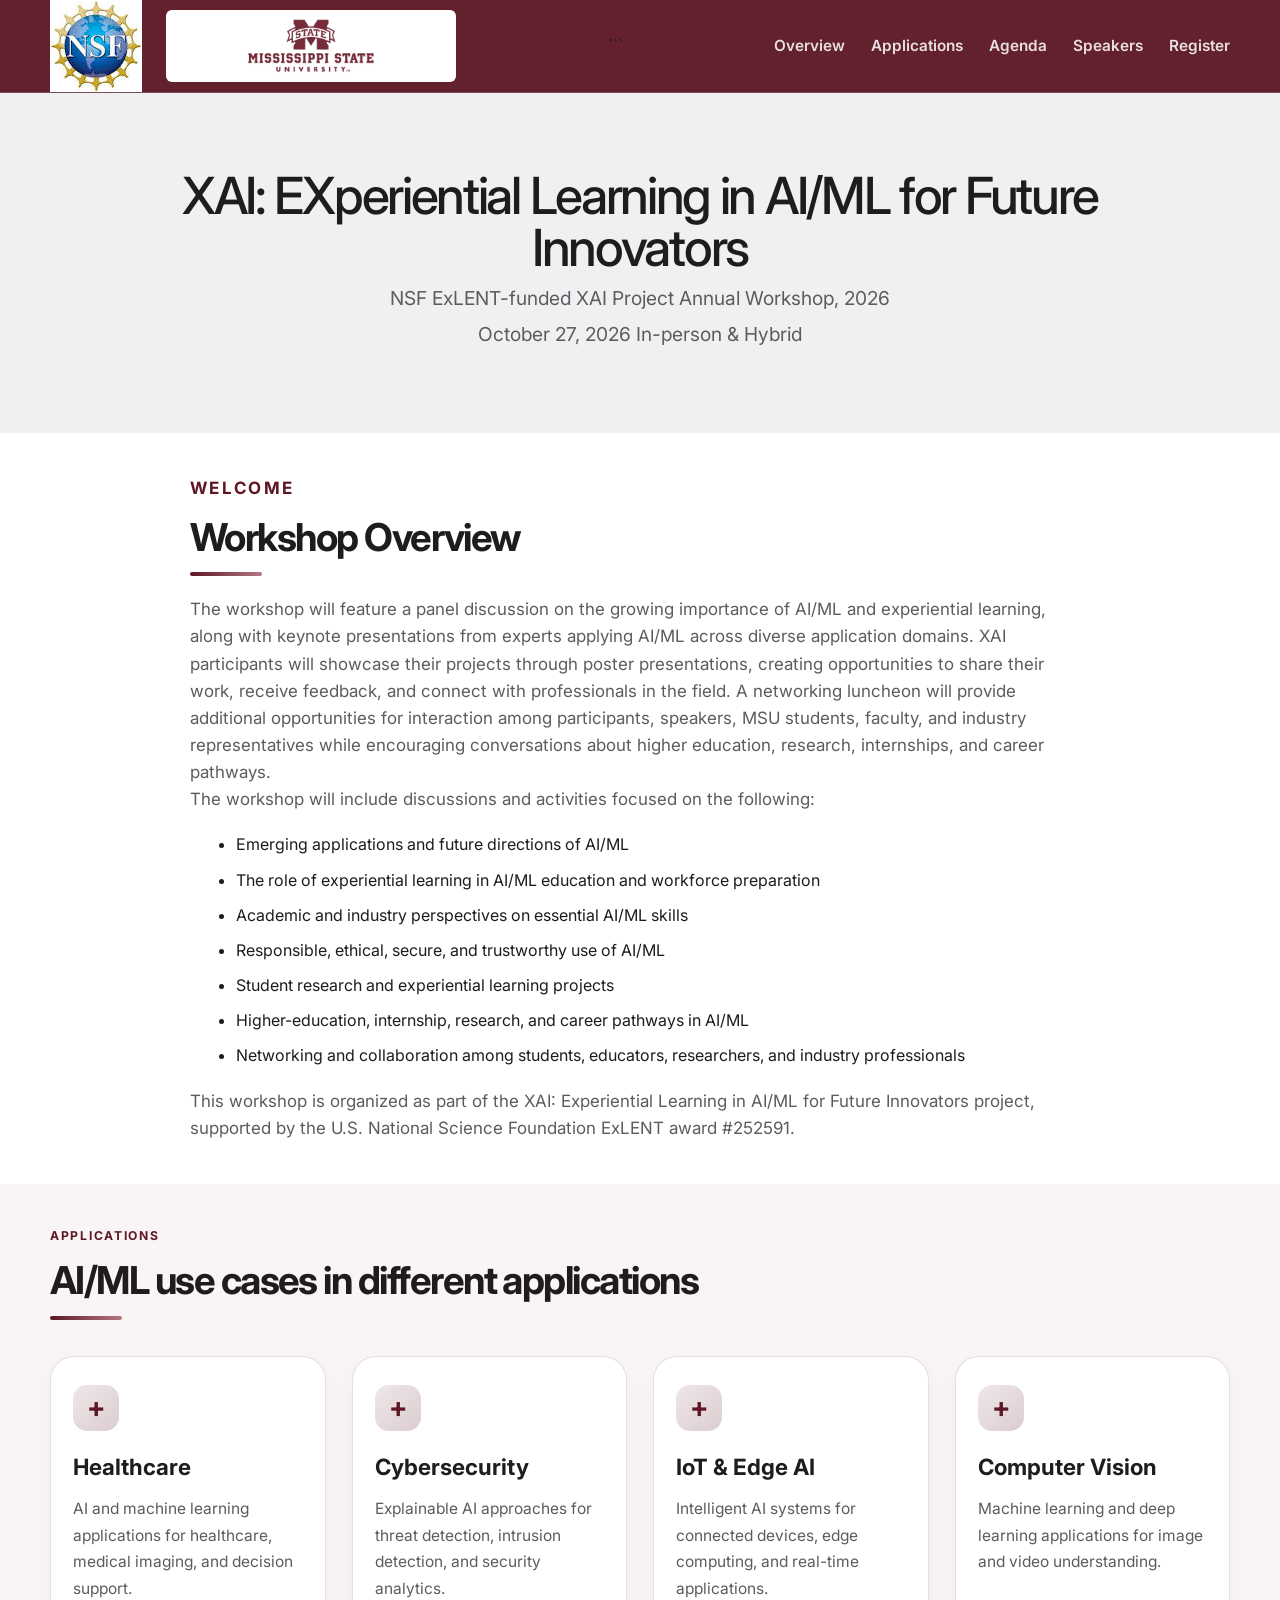
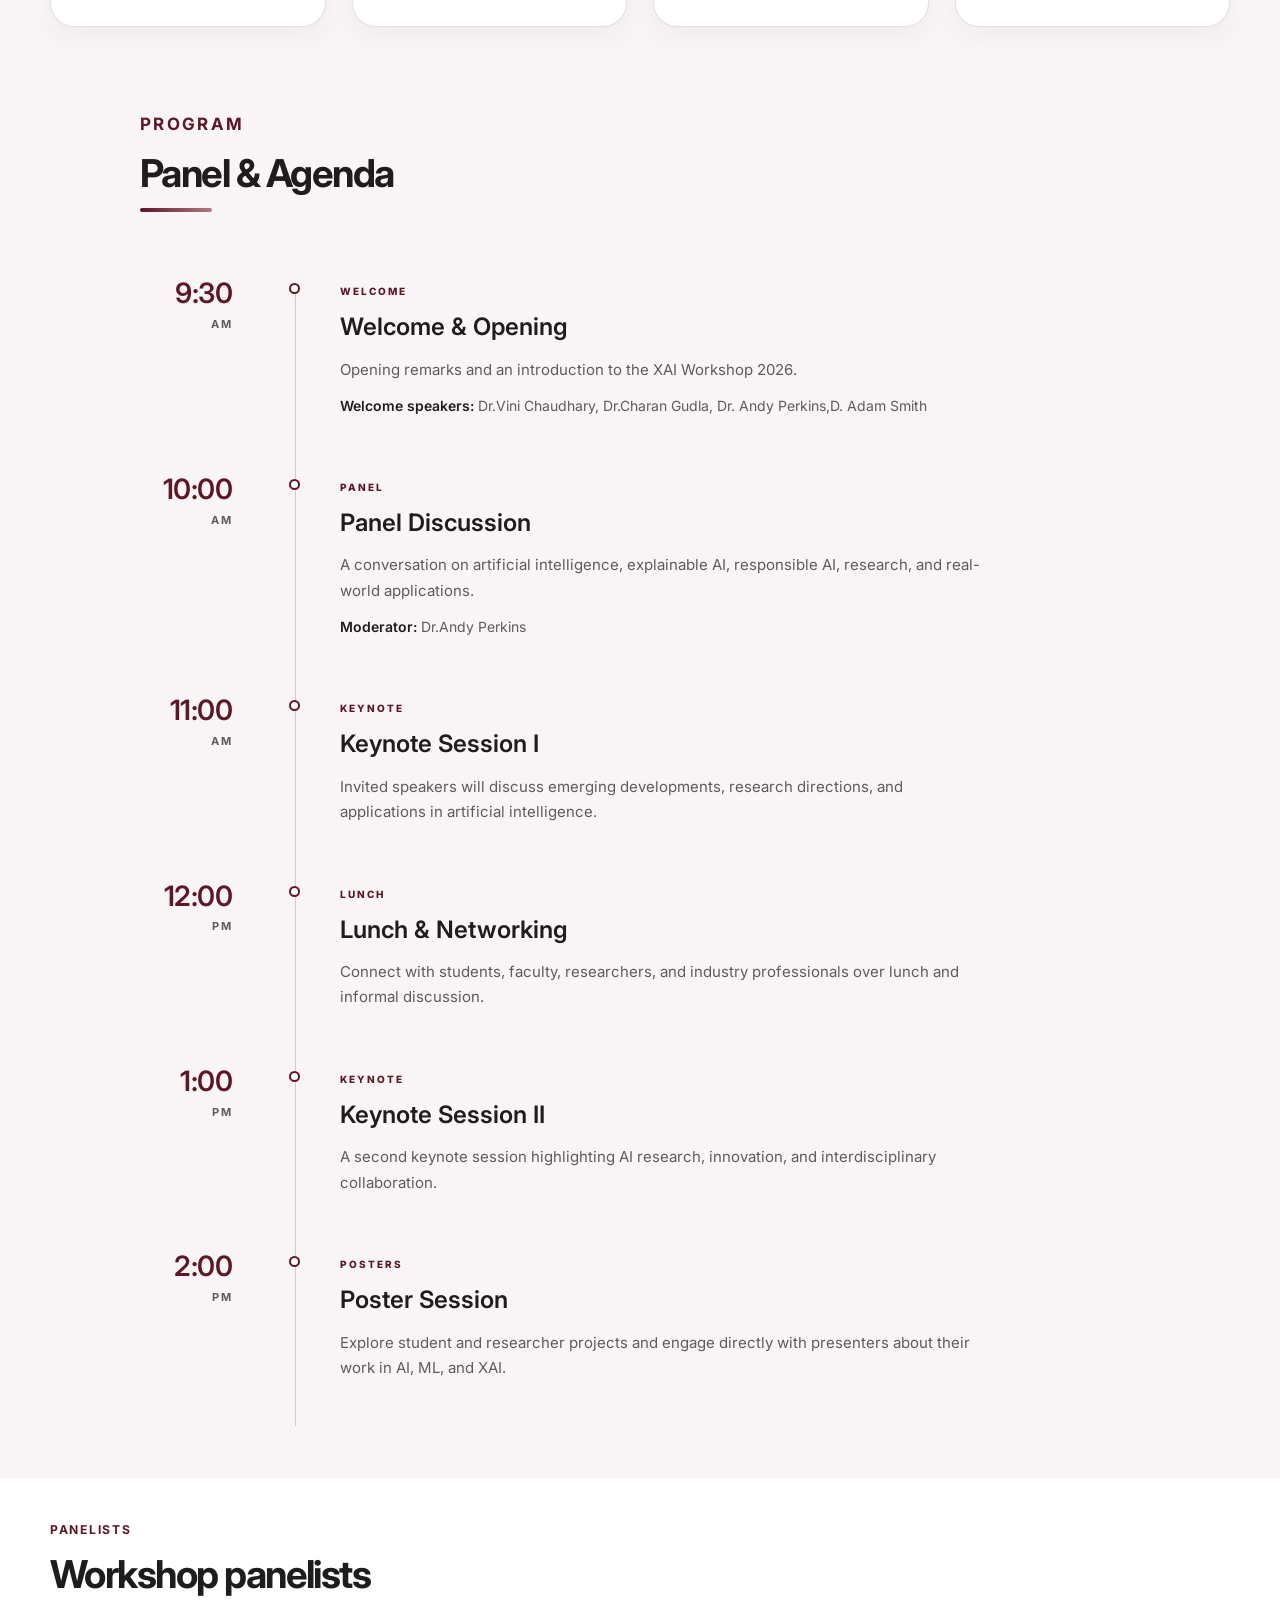
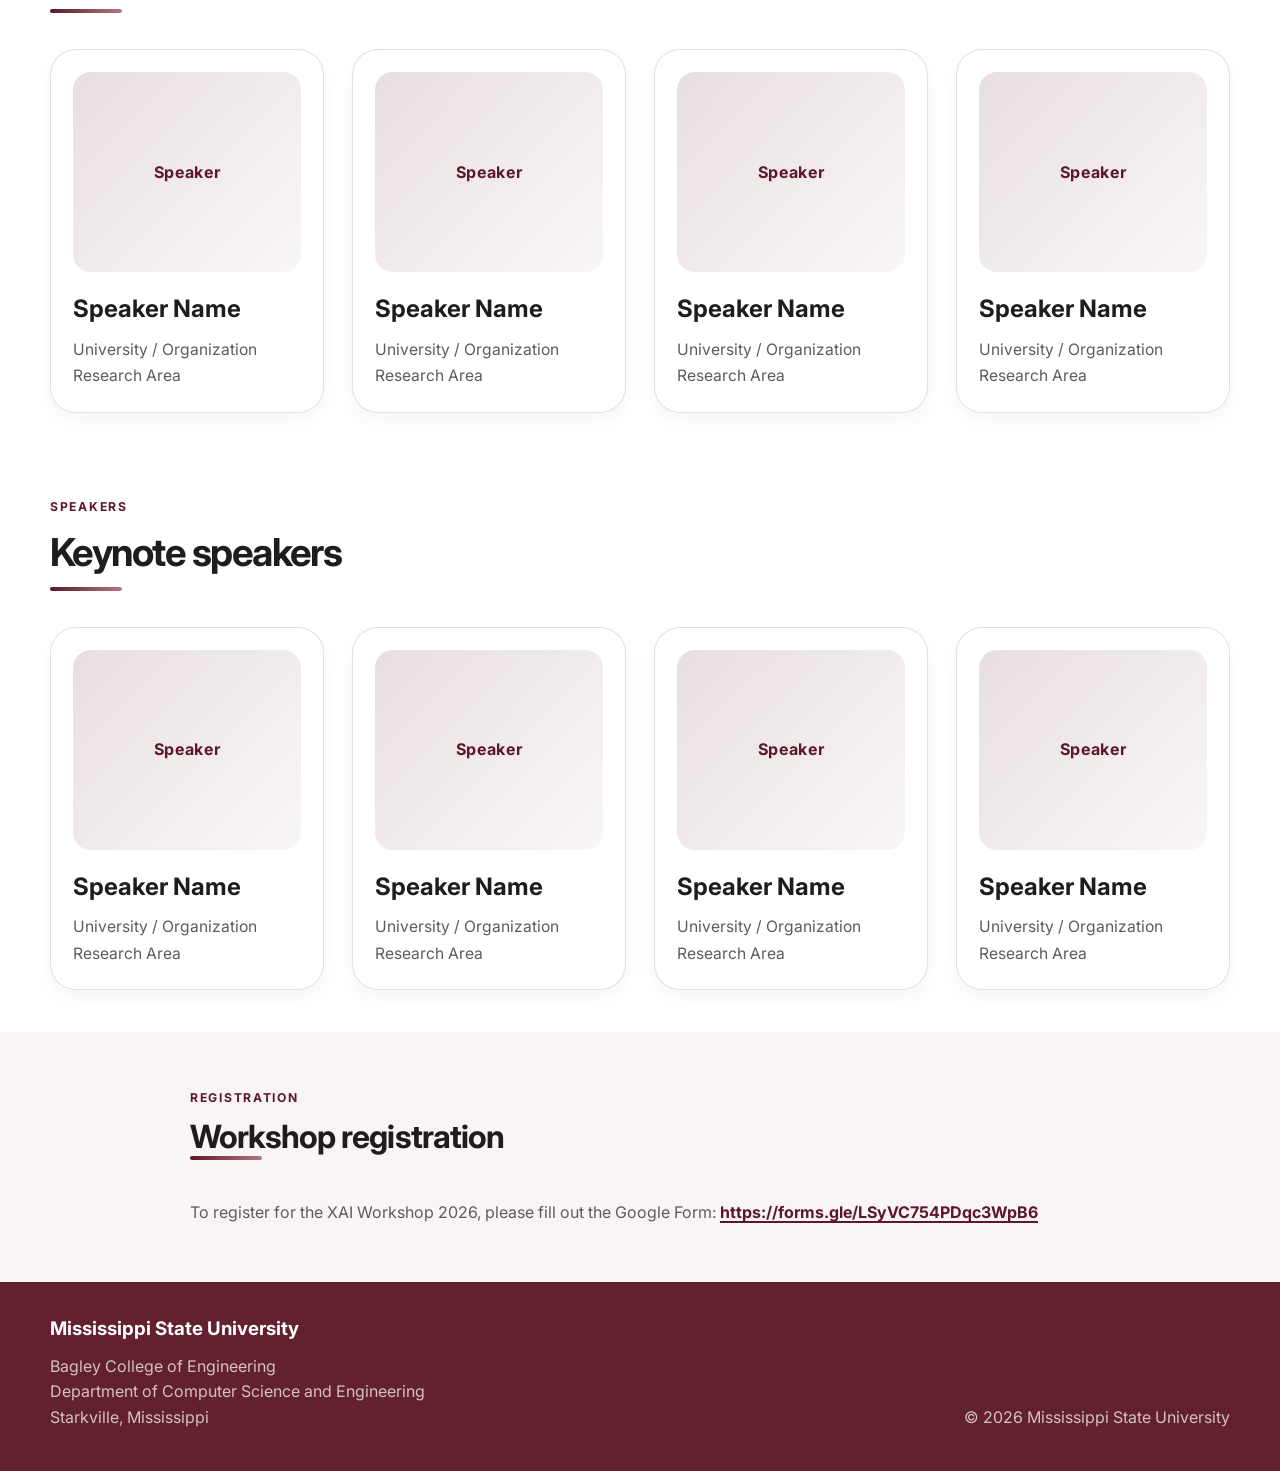
<file: frontend/index.html>
﻿<!DOCTYPE html>
<html lang="en">

<head>
    <meta charset="UTF-8">
    <meta name="viewport" content="width=device-width, initial-scale=1.0">

    <meta name="description"
        content="XAI Workshop 2026 at Mississippi State University focusing on explainable AI, machine learning applications, and STEM innovation.">

    <title>XAI Workshop 2026 | Mississippi State University</title>

    <link rel="preconnect" href="https://fonts.googleapis.com">
    <link rel="preconnect" href="https://fonts.gstatic.com" crossorigin>

    <link href="https://fonts.googleapis.com/css2?family=Inter:wght@400;500;600;700;800&display=swap" rel="stylesheet">

    <link rel="stylesheet" href="style.css">
</head>


<body>

    <!-- =========================
         HEADER
    ========================== -->

    <header class="topbar">
        <div class="topbar-inner container">


            <div class="brand-lockup">

                <!-- NSF Logo -->
                <img src="./assets/NSF3.jpg" alt="National Science Foundation logo" class="nsf-logo">

                <!-- Mississippi State University Logo -->
                <img src="./assets/msu-logo.jpg" alt="Mississippi State University logo" class="msu-logo">

            </div>
            ```


            <nav class="main-nav" aria-label="Main navigation">
                <a href="#overview">Overview</a>
                <a href="#applications">Applications</a>
                <a href="#agenda">Agenda</a>
                <a href="#speakers">Speakers</a>
                <a href="#registration">Register</a>
            </nav>

        </div>
    </header>


    <main>

        <!-- =========================
             HERO
        ========================== -->

        <section class="xai-hero">

            <div class="xai-hero-grid">

                <div class="xai-hero-copy">

                    <h1>
                        XAI: EXperiential Learning in AI/ML for Future Innovators
                    </h1>

                    <p class="xai-hero-description">
                        NSF ExLENT-funded XAI Project Annual Workshop, 2026
                    </p>


                    <p class="xai-hero-description">
                        October 27, 2026 In-person & Hybrid
                    </p>

                </div>

            </div>

        </section>


        <!-- =========================
             OVERVIEW
        ========================== -->

        <section class="section intro" id="overview">

            <div class="container narrow">

                <p class="section-kicker">
                    Welcome
                </p>

                <h2>
                    Workshop Overview
                </h2>

                <div class="section-line"></div>

                <p>
                    The workshop will feature a panel discussion on the growing importance of AI/ML and experiential
                    learning, along with keynote presentations from experts applying AI/ML across diverse application
                    domains. XAI participants will showcase their projects through poster presentations, creating
                    opportunities to share their work, receive feedback, and connect with professionals in the field. A
                    networking luncheon will provide additional opportunities for interaction among participants,
                    speakers, MSU students, faculty, and industry representatives while encouraging conversations about
                    higher education, research, internships, and career pathways.
                </p>

                <p>
                    The workshop will include discussions and activities focused on the following:
                </p>

                <ul>
                    <li>Emerging applications and future directions of AI/ML</li>
                    <li>The role of experiential learning in AI/ML education and workforce preparation</li>
                    <li>Academic and industry perspectives on essential AI/ML skills</li>
                    <li>Responsible, ethical, secure, and trustworthy use of AI/ML</li>
                    <li>Student research and experiential learning projects</li>
                    <li>Higher-education, internship, research, and career pathways in AI/ML</li>
                    <li>Networking and collaboration among students, educators, researchers, and industry professionals
                    </li>
                </ul>

                <p>
                    This workshop is organized as part of the XAI: Experiential Learning in AI/ML for Future Innovators
                    project, supported by the U.S. National Science Foundation ExLENT award #252591.
                </p>
            </div>
        </section>


        <!-- =========================
             APPLICATIONS
        ========================== -->

        <section class="section applications" id="applications">

            <div class="container">

                <p class="section-kicker">
                    Applications
                </p>

                <h2>
                    AI/ML use cases in different applications
                </h2>

                <div class="section-line"></div>


                <div class="cards-grid">

                    <article class="feature-card">

                        <div class="card-icon">
                            +
                        </div>

                        <h3>
                            Healthcare
                        </h3>

                        <p>
                            AI and machine learning applications for healthcare,
                            medical imaging, and decision support.
                        </p>

                    </article>


                    <article class="feature-card">

                        <div class="card-icon">
                            +
                        </div>

                        <h3>
                            Cybersecurity
                        </h3>

                        <p>
                            Explainable AI approaches for threat detection,
                            intrusion detection, and security analytics.
                        </p>

                    </article>


                    <article class="feature-card">

                        <div class="card-icon">
                            +
                        </div>

                        <h3>
                            IoT &amp; Edge AI
                        </h3>

                        <p>
                            Intelligent AI systems for connected devices,
                            edge computing, and real-time applications.
                        </p>

                    </article>


                    <article class="feature-card">

                        <div class="card-icon">
                            +
                        </div>

                        <h3>
                            Computer Vision
                        </h3>

                        <p>
                            Machine learning and deep learning applications
                            for image and video understanding.
                        </p>

                    </article>

                </div>

            </div>

        </section>


        <!-- =========================
             AGENDA
        ========================== -->

        <section class="section panel-section" id="agenda">

            <div class="container agenda-container">

                <p class="section-kicker">
                    Program
                </p>

                <h2>
                    Panel &amp; Agenda
                </h2>

                <div class="section-line"></div>


                <div class="agenda-list">


                    <!-- 9:00 AM -->

                    <article class="agenda-row">

                        <div class="agenda-time">

                            <strong>
                                9:30
                            </strong>

                            <span>
                                AM
                            </span>

                        </div>


                        <div class="agenda-marker"></div>


                        <div class="agenda-details">

                            <span class="agenda-type">
                                WELCOME
                            </span>

                            <h3>
                                Welcome &amp; Opening
                            </h3>

                            <p>
                                Opening remarks and an introduction to the
                                XAI Workshop 2026.
                            </p>

                            <p class="agenda-people">

                                <strong>
                                    Welcome speakers:
                                </strong>

                                Dr.Vini Chaudhary, Dr.Charan Gudla,
                                Dr. Andy Perkins,D. Adam Smith

                            </p>

                        </div>

                    </article>


                    <!-- 9:30 AM -->

                    <article class="agenda-row">

                        <div class="agenda-time">

                            <strong>
                                10:00

                            </strong>

                            <span>
                                AM
                            </span>

                        </div>


                        <div class="agenda-marker"></div>


                        <div class="agenda-details">

                            <span class="agenda-type">
                                PANEL
                            </span>

                            <h3>
                                Panel Discussion
                            </h3>

                            <p>
                                A conversation on artificial intelligence,
                                explainable AI, responsible AI, research,
                                and real-world applications.
                            </p>

                            <p class="agenda-people">

                                <strong>
                                    Moderator:
                                </strong>

                                Dr.Andy Perkins

                            </p>

                        </div>

                    </article>


                    <!-- 11:00 AM -->

                    <article class="agenda-row">

                        <div class="agenda-time">

                            <strong>
                                11:00
                            </strong>

                            <span>
                                AM
                            </span>

                        </div>


                        <div class="agenda-marker"></div>


                        <div class="agenda-details">

                            <span class="agenda-type">
                                KEYNOTE
                            </span>

                            <h3>
                                Keynote Session I
                            </h3>

                            <p>
                                Invited speakers will discuss emerging
                                developments, research directions, and
                                applications in artificial intelligence.
                            </p>

                        </div>

                    </article>


                    <!-- 12:00 PM -->

                    <article class="agenda-row">

                        <div class="agenda-time">

                            <strong>
                                12:00
                            </strong>

                            <span>
                                PM
                            </span>

                        </div>


                        <div class="agenda-marker"></div>


                        <div class="agenda-details">

                            <span class="agenda-type">
                                LUNCH
                            </span>

                            <h3>
                                Lunch &amp; Networking
                            </h3>

                            <p>
                                Connect with students, faculty, researchers,
                                and industry professionals over lunch and
                                informal discussion.
                            </p>

                        </div>

                    </article>


                    <!-- 1:00 PM -->

                    <article class="agenda-row">

                        <div class="agenda-time">

                            <strong>
                                1:00
                            </strong>

                            <span>
                                PM
                            </span>

                        </div>


                        <div class="agenda-marker"></div>


                        <div class="agenda-details">

                            <span class="agenda-type">
                                KEYNOTE
                            </span>

                            <h3>
                                Keynote Session II
                            </h3>

                            <p>
                                A second keynote session highlighting AI
                                research, innovation, and interdisciplinary
                                collaboration.
                            </p>

                        </div>

                    </article>


                    <!-- 2:00 PM -->

                    <article class="agenda-row">

                        <div class="agenda-time">

                            <strong>
                                2:00
                            </strong>

                            <span>
                                PM
                            </span>

                        </div>


                        <div class="agenda-marker"></div>


                        <div class="agenda-details">

                            <span class="agenda-type">
                                POSTERS
                            </span>

                            <h3>
                                Poster Session
                            </h3>

                            <p>
                                Explore student and researcher projects and
                                engage directly with presenters about their
                                work in AI, ML, and XAI.
                            </p>

                        </div>

                    </article>


                </div>

            </div>

        </section>


        <!-- =========================
             PANELISTS
        ========================== -->

        <section class="section panelists" id="panelists">

            <div class="container">

                <p class="section-kicker">
                    Panelists
                </p>

                <h2>
                    Workshop panelists
                </h2>

                <div class="section-line"></div>

                <div class="speaker-grid">

                    <article class="speaker-card">

                        <div class="speaker-image">
                            Speaker
                        </div>

                        <h3>
                            Speaker Name
                        </h3>

                        <p>
                            University / Organization
                        </p>

                        <p>
                            Research Area
                        </p>

                    </article>

                    <article class="speaker-card">

                        <div class="speaker-image">
                            Speaker
                        </div>

                        <h3>
                            Speaker Name
                        </h3>

                        <p>
                            University / Organization
                        </p>

                        <p>
                            Research Area
                        </p>

                    </article>

                    <article class="speaker-card">

                        <div class="speaker-image">
                            Speaker
                        </div>

                        <h3>
                            Speaker Name
                        </h3>

                        <p>
                            University / Organization
                        </p>

                        <p>
                            Research Area
                        </p>

                    </article>

                    <article class="speaker-card">

                        <div class="speaker-image">
                            Speaker
                        </div>

                        <h3>
                            Speaker Name
                        </h3>

                        <p>
                            University / Organization
                        </p>

                        <p>
                            Research Area
                        </p>

                    </article>

                </div>

            </div>

        </section>


        <!-- =========================
             SPEAKERS
        ========================== -->

        <section class="section speakers" id="speakers">

            <div class="container">

                <p class="section-kicker">
                    Speakers
                </p>

                <h2>
                    Keynote speakers
                </h2>

                <div class="section-line"></div>


                <div class="speaker-grid">


                    <article class="speaker-card">

                        <div class="speaker-image">
                            Speaker
                        </div>

                        <h3>
                            Speaker Name
                        </h3>

                        <p>
                            University / Organization
                        </p>

                        <p>
                            Research Area
                        </p>

                    </article>


                    <article class="speaker-card">

                        <div class="speaker-image">
                            Speaker
                        </div>

                        <h3>
                            Speaker Name
                        </h3>

                        <p>
                            University / Organization
                        </p>

                        <p>
                            Research Area
                        </p>

                    </article>


                    <article class="speaker-card">

                        <div class="speaker-image">
                            Speaker
                        </div>

                        <h3>
                            Speaker Name
                        </h3>

                        <p>
                            University / Organization
                        </p>

                        <p>
                            Research Area
                        </p>

                    </article>
                    <article class="speaker-card">

                        <div class="speaker-image">
                            Speaker
                        </div>

                        <h3>
                            Speaker Name
                        </h3>

                        <p>
                            University / Organization
                        </p>

                        <p>
                            Research Area
                        </p>

                    </article>

                </div>

            </div>

        </section>


        <!-- =========================
             REGISTRATION
        ========================== -->

        <section class="section registration-section" id="registration">

            <div class="container">

                <div class="registration-layout">

                    <!-- Registration Form -->

                    <section class="registration-panel">

                        <p class="section-kicker">
                            Registration
                        </p>

                        <h2>
                            Workshop registration
                        </h2>

                        <div class="section-line"></div>


                        <div class="registration-container">



                            <p>
                                To register for the XAI Workshop 2026, please fill out the Google Form:
                                <a href="https://forms.gle/LSyVC754PDqc3WpB6" target="_blank" rel="noopener noreferrer">
                                    https://forms.gle/LSyVC754PDqc3WpB6
                                </a>
                            </p>

                        </div>

                    </section>

                </div>

            </div>

        </section>

    </main>


    <!-- =========================
         REGISTRATION SCRIPT
    ========================== -->

    <script>

        const registrationForm =
            document.getElementById('registration-form');

        const registrationSuccess =
            document.getElementById('registration-success');


        registrationForm.addEventListener(
            'submit',
            async function (event) {

                event.preventDefault();


                const formData =
                    new FormData(registrationForm);


                try {

                    const response = await fetch(
                        'https://xai-workshop-2026.onrender.com/submit_registration',
                        {
                            method: 'POST',
                            body: formData
                        }
                    );


                    const payload =
                        await response.json();


                    if (!response.ok) {

                        throw new Error(
                            payload.detail ||
                            'Registration failed'
                        );

                    }


                    registrationSuccess.textContent =
                        payload.message ||
                        'Registration submitted successfully!';


                    registrationSuccess.hidden = false;

                    registrationSuccess.classList.add(
                        'visible'
                    );


                    registrationForm.reset();


                } catch (error) {

                    console.error(error);


                    registrationSuccess.textContent =
                        'Registration failed. Please try again.';


                    registrationSuccess.hidden = false;

                    registrationSuccess.classList.add(
                        'visible'
                    );

                }

            }
        );

    </script>


    <!-- =========================
         FOOTER
    ========================== -->

    <footer class="site-footer">

        <div class="container footer-inner">

            <div>

                <h3>
                    Mississippi State University
                </h3>

                <p>
                    Bagley College of Engineering
                </p>

                <p>
                    Department of Computer Science and Engineering
                </p>

                <p>
                    Starkville, Mississippi
                </p>

            </div>


            <div class="footer-meta">

                <p>
                    © 2026 Mississippi State University
                </p>

            </div>

        </div>

    </footer>

</body>

</html>
</file>
<file: frontend/style.css>
﻿:root {
    --msu-maroon: #5d1725;
    --msu-deep: #360d19;
    --msu-soft: #f5eef0;
    --msu-light: #f9f5f6;
    --text: #1f1c1d;
    --muted: #5f5a5d;
    --line: rgba(93, 23, 37, 0.14);
    --white: #ffffff;
    --shadow: 0 24px 60px rgba(21, 11, 14, 0.14);
}

* {
    margin: 0;
    padding: 0;
    box-sizing: border-box;
}

html {
    scroll-behavior: smooth;
}

body {
    font-family: "Inter", Arial, sans-serif;
    color: var(--text);
    background: var(--white);
    line-height: 1.6;
}

.xai-hero {
    background: #eef0f2;
    color: var(--text);
    min-height: 340px;
    padding: 16px 0 24px;
}

.xai-hero-grid {
    width: min(1500px, calc(100% - 80px));
    margin: 0 auto;
    display: grid;
    grid-template-columns: minmax(620px, 1.08fr) minmax(420px, 0.92fr);
    align-items: center;
    gap: 18px;
}

.xai-hero-copy {
    padding: 0;
}

.xai-hero-copy h1 {
    font-size: clamp(2.5rem, 4vw, 4rem);
    line-height: 1.02;
    font-weight: 500;
    color: var(--text);
    letter-spacing: -0.045em;
    margin: 0 0 12px;
    text-align: center;
    font-style: normal;
}

.xai-hero-description {
    color: var(--muted);
    font-size: clamp(1rem, 1.5vw, 1.3rem);
    line-height: 1.45;
    max-width: 760px;
    margin: 0 0 8px;
}

.xai-hero-description:last-of-type {
    margin-bottom: 0;
}

.xai-hero-actions {
    display: flex;
    align-items: center;
    gap: 16px;
    flex-wrap: wrap;
    margin: 28px 0 30px;
}

.xai-register-button {
    background: var(--msu-deep);
    color: var(--white);
    border: 1px solid var(--msu-deep);
}

.xai-view-program-button {
    background: var(--white);
    color: var(--text);
    border: 1px solid var(--line);
}

.xai-hero-stats {
    background: rgba(255, 255, 255, 0.72);
    border-radius: 16px;
    border: 1px solid var(--line);
    box-shadow: 0 8px 22px rgba(31, 28, 29, 0.04);
    display: grid;
    grid-template-columns: repeat(3, minmax(100px, 1fr));
    gap: 0;
    padding: 20px 0;
    width: min(580px, 100%);
}

.xai-stat-box {
    padding: 0 26px;
    border-right: 1px solid var(--line);
    min-height: 90px;
    display: flex;
    flex-direction: column;
    align-items: center;
    justify-content: center;
}

.xai-stat-box:last-child {
    border-right: none;
}

.xai-stat-number {
    color: var(--text);
    font-size: clamp(1.8rem, 2.4vw, 2.6rem);
    font-weight: 800;
    line-height: 1.2;
}

.xai-stat-label {
    color: var(--muted);
    font-size: 0.84rem;
    text-align: center;
    font-weight: 600;
}

.xai-hero-image-column {
    display: flex;
    flex-direction: column;
    align-items: center;
    gap: 14px;
}

.xai-hero-image {
    min-height: 460px;
    border-radius: 14px;
    background:
        linear-gradient(90deg, rgba(255, 255, 255, 0.7), transparent),
        url("assets/bagle-logo1.jpg") center center / cover no-repeat;
    border: 1px solid var(--line);
    box-shadow: 0 12px 30px rgba(31, 28, 29, 0.12);
    width: min(560px, 100%);
    position: relative;
    overflow: hidden;
}

.xai-hero-image-photo {
    position: relative;
    min-height: 460px;
    background:
        linear-gradient(90deg, transparent 30%, rgba(93, 23, 37, 0.22)),
        repeating-linear-gradient(90deg, transparent 0 38px, rgba(255, 255, 255, 0.4) 38px 40px),
        repeating-linear-gradient(0deg, transparent 0 34px, rgba(255, 255, 255, 0.4) 34px 36px),
        radial-gradient(circle at center, rgba(252, 250, 248, 0.7), rgba(93, 23, 37, 0.24));
}

.xai-photo-scan {
    position: absolute;
    display: block;
    background: rgba(255, 255, 255, 0.8);
}

.xai-photo-scan-one {
    left: 12%;
    top: 5%;
    width: 150px;
    height: 10px;
    transform: rotate(-12deg);
}

.xai-photo-scan-two {
    right: 15%;
    top: 14%;
    width: 110px;
    height: 8px;
    transform: rotate(16deg);
}

.xai-photo-scan-three {
    left: 36%;
    bottom: 12%;
    width: 160px;
    height: 10px;
    transform: rotate(7deg);
}

.xai-photo-scan-four {
    right: 45%;
    bottom: 4%;
    width: 100px;
    height: 10px;
    transform: rotate(-22deg);
}

.xai-room-shadow {
    position: absolute;
    left: 0;
    right: 0;
    bottom: 0;
    height: 90px;
    background: linear-gradient(180deg, transparent, rgba(93, 23, 37, 0.38));
}

.xai-host-box {
    background: var(--white);
    border-radius: 12px;
    padding: 20px 26px;
    width: min(560px, 100%);
    border: 1px solid var(--line);
    box-shadow: 0 8px 18px rgba(31, 28, 29, 0.05);
}

.xai-host-label {
    font-size: 0.76rem;
    font-weight: 800;
    letter-spacing: 0.16em;
    color: var(--msu-maroon);
    text-transform: uppercase;
}

.xai-host-box h3 {
    color: var(--text);
    font-size: clamp(1.8rem, 2.3vw, 2.4rem);
    line-height: 1.2;
    margin: 8px 0 8px;
}

.xai-host-box p {
    color: var(--muted);
    font-size: 1rem;
}

img {
    max-width: 100%;
    display: block;
}

a {
    text-decoration: none;
    color: inherit;
}

p {
    color: var(--muted);
}

.container {
    width: min(1180px, calc(100% - 32px));
    margin: 0 auto;
}

.narrow {
    width: min(900px, calc(100% - 32px));
}

.topbar {
    position: sticky;
    top: 0;
    z-index: 20;
    background: rgba(93, 23, 37, 0.96);
    backdrop-filter: blur(10px);
    border-bottom: 1px solid rgba(255, 255, 255, 0.2);
}

.topbar-inner {
    display: flex;
    align-items: center;
    justify-content: space-between;
    min-height: 92px;
    gap: 24px;
}

.brand-lockup {
    display: flex;
    align-items: center;
    gap: 24px;
    flex-wrap: wrap;
}

.msu-logo {
    width: min(290px, 52vw);
    max-height: 72px;
    object-fit: contain;
    background: var(--white);
    border-radius: 6px;
    padding: 4px 10px;
}

.bagley-logo {
    width: min(220px, 30vw);
    max-height: 62px;
    object-fit: contain;
    background: var(--white);
    border-radius: 6px;
    padding: 4px 10px;
}

.main-nav {
    display: flex;
    align-items: center;
    gap: 26px;
    color: rgba(255, 255, 255, 0.86);
    font-size: 0.96rem;
    font-weight: 600;
}

.main-nav a {
    transition: color 0.2s ease;
}

.main-nav a:hover,
.main-nav a:focus-visible {
    color: var(--white);
}

.hero {
    background:
        radial-gradient(circle at top left, rgba(255, 255, 255, 0.12), transparent 30%),
        linear-gradient(120deg, #3b0d18 0%, #5d1725 48%, #711f34 100%);
    color: var(--white);
    padding: 72px 0 88px;
    position: relative;
    overflow: hidden;
}

.hero::before,
.hero::after {
    content: "";
    position: absolute;
    border-radius: 50%;
    background: rgba(255, 255, 255, 0.06);
    filter: blur(10px);
}

.hero::before {
    width: 440px;
    height: 440px;
    right: -50px;
    top: 40px;
}

.hero::after {
    width: 320px;
    height: 320px;
    left: -60px;
    bottom: -30px;
}

.hero-grid {
    position: relative;
    z-index: 1;
    display: grid;
    grid-template-columns: 1.15fr 0.85fr;
    align-items: center;
    gap: 56px;
}

.eyebrow,
.section-kicker {
    text-transform: uppercase;
    letter-spacing: 0.14em;
    font-size: 0.76rem;
    font-weight: 700;
    color: rgba(255, 255, 255, 0.75);
    margin-bottom: 18px;
}

.hero-copy h1 {
    font-size: clamp(2.8rem, 5vw, 5rem);
    line-height: 0.98;
    letter-spacing: -0.05em;
    margin-bottom: 18px;
    color: var(--white);
}

.hero-copy h2 {
    font-size: clamp(1.4rem, 2vw, 2.1rem);
    font-weight: 500;
    color: rgba(255, 255, 255, 0.88);
    margin-bottom: 18px;
}

.hero-description {
    color: rgba(255, 255, 255, 0.84);
    font-size: 1.18rem;
    line-height: 1.7;
    margin-bottom: 34px;
    max-width: 620px;
}

.hero-actions {
    display: flex;
    align-items: center;
    gap: 18px;
    flex-wrap: wrap;
}

.button {
    display: inline-flex;
    align-items: center;
    justify-content: center;
    min-height: 52px;
    padding: 0 26px;
    border-radius: 999px;
    border: 2px solid var(--white);
    font-weight: 700;
    font-size: 0.98rem;
    transition: transform 0.2s ease, box-shadow 0.2s ease, background 0.2s ease;
}

.button:hover,
.button:focus-visible {
    transform: translateY(-1px);
    box-shadow: 0 14px 30px rgba(0, 0, 0, 0.15);
}

.primary-button {
    background: var(--white);
    color: var(--msu-maroon);
}

.primary-button:hover,
.primary-button:focus-visible {
    background: rgba(255, 255, 255, 0.92);
}

.secondary-button {
    background: transparent;
    color: var(--white);
}

.secondary-button:hover,
.secondary-button:focus-visible {
    background: rgba(255, 255, 255, 0.08);
}

.light-alt {
    border-color: rgba(255, 255, 255, 0.7);
}

.hero-visual {
    position: relative;
    display: flex;
    justify-content: center;
    align-items: center;
    min-height: 420px;
}

.glass-card {
    width: min(420px, 100%);
    padding: 30px 28px 24px;
    border-radius: 28px;
    background: rgba(255, 255, 255, 0.08);
    border: 1px solid rgba(255, 255, 255, 0.18);
    box-shadow: var(--shadow);
    backdrop-filter: blur(10px);
}

.status-tag {
    display: inline-block;
    padding: 8px 12px;
    border-radius: 999px;
    background: rgba(255, 255, 255, 0.12);
    border: 1px solid rgba(255, 255, 255, 0.2);
    font-size: 0.72rem;
    letter-spacing: 0.08em;
    text-transform: uppercase;
    color: rgba(255, 255, 255, 0.9);
    margin-bottom: 18px;
}

.visual-card h3 {
    font-size: clamp(1.7rem, 2vw, 2.2rem);
    line-height: 1.2;
    margin-bottom: 28px;
    color: var(--white);
}

.mini-metrics {
    display: grid;
    grid-template-columns: repeat(3, minmax(0, 1fr));
    gap: 18px;
}

.mini-metrics div {
    background: rgba(255, 255, 255, 0.05);
    border: 1px solid rgba(255, 255, 255, 0.12);
    border-radius: 18px;
    padding: 18px 12px;
    text-align: center;
}

.mini-metrics strong {
    display: block;
    font-size: 1.8rem;
    margin-bottom: 4px;
    color: var(--white);
}

.mini-metrics span {
    color: rgba(255, 255, 255, 0.72);
    font-size: 0.82rem;
}

.floating-badge {
    position: absolute;
    right: 0;
    bottom: 26px;
    padding: 12px 18px;
    background: var(--white);
    color: var(--msu-maroon);
    border-radius: 999px;
    box-shadow: 0 18px 28px rgba(20, 10, 12, 0.16);
    font-size: 0.84rem;
    font-weight: 700;
}

.section {
    padding: 42px 0;
}

.intro,
.stem-section,
.panelists,
.speakers,
.affiliation {
    background: var(--white);
}

.applications,
.panel-section,
.lunch-section {
    background: var(--msu-light);
}

.section-kicker {
    color: var(--msu-maroon);
    margin-bottom: 14px;
}

.section h2 {
    color: var(--text);
    font-size: clamp(2.1rem, 3vw, 3rem);
    line-height: 1.1;
    letter-spacing: -0.04em;
    margin-bottom: 14px;
}

.section-line {
    width: 72px;
    height: 4px;
    background: linear-gradient(90deg, var(--msu-maroon), #b37882);
    border-radius: 999px;
    margin-bottom: 20px;
}

.intro p,
.projects p,
.affiliation p,
.lunch-section p,
.panel-section p {
    font-size: 1.06rem;
}

.intro ul {
    margin: 18px 0 18px 28px;
    padding-left: 18px;
}

.intro li {
    margin-bottom: 8px;
    line-height: 1.7;
    color: var(--text);
}

.cards-grid {
    display: grid;
    grid-template-columns: repeat(4, minmax(0, 1fr));
    gap: 26px;
    margin-top: 36px;
}

.feature-card {
    background: var(--white);
    border: 1px solid var(--line);
    border-radius: 24px;
    padding: 28px 22px 24px;
    box-shadow: 0 10px 25px rgba(31, 28, 29, 0.04);
    transition: transform 0.2s ease, box-shadow 0.2s ease;
}

.feature-card:hover {
    transform: translateY(-4px);
    box-shadow: 0 16px 35px rgba(31, 28, 29, 0.08);
}

.card-icon {
    width: 46px;
    height: 46px;
    border-radius: 14px;
    display: grid;
    place-items: center;
    background: linear-gradient(135deg, rgba(93, 23, 37, 0.1), rgba(93, 23, 37, 0.22));
    color: var(--msu-maroon);
    font-size: 1.75rem;
    font-weight: 700;
    margin-bottom: 18px;
}

.feature-card h3 {
    font-size: 1.4rem;
    color: var(--text);
    margin-bottom: 12px;
}

.feature-card p {
    font-size: 0.97rem;
    line-height: 1.7;
}

.lead {
    font-size: 1.08rem;
    max-width: 760px;
}

.stem-grid {
    display: grid;
    grid-template-columns: repeat(2, minmax(0, 1fr));
    gap: 22px;
    margin-top: 32px;
}

.stem-item {
    display: flex;
    flex-direction: column;
    gap: 8px;
    min-height: 150px;
    padding: 26px 24px;
    background: linear-gradient(180deg, rgba(93, 23, 37, 0.04), rgba(93, 23, 37, 0.01));
    border: 1px solid var(--line);
    border-radius: 22px;
}

.stem-item strong {
    font-size: 1.3rem;
    color: var(--msu-maroon);
}

.stem-item span {
    font-size: 1rem;
    color: var(--muted);
}

.agenda-box,
.event-box,
.affiliation-box {
    background: var(--white);
    border: 1px solid var(--line);
    border-radius: 22px;
    padding: 30px 28px;
    box-shadow: 0 8px 22px rgba(31, 28, 29, 0.04);
}

.agenda-box h3,
.event-box h3,
.affiliation-box h3 {
    font-size: 1.4rem;
    margin-bottom: 10px;
    color: var(--text);
}

.speaker-grid {
    display: grid;
    grid-template-columns: repeat(4, minmax(0, 1fr));
    gap: 28px;
    margin-top: 36px;
}

.speaker-card {
    background: var(--white);
    border: 1px solid var(--line);
    border-radius: 26px;
    padding: 22px;
    box-shadow: 0 8px 18px rgba(31, 28, 29, 0.04);
}

.speaker-image {
    display: grid;
    place-items: center;
    width: 100%;
    min-height: 200px;
    border-radius: 18px;
    background: linear-gradient(135deg, rgba(93, 23, 37, 0.14), rgba(93, 23, 37, 0.04));
    color: var(--msu-maroon);
    font-weight: 700;
    letter-spacing: 0.04em;
    margin-bottom: 18px;
}

.speaker-card h3 {
    font-size: 1.5rem;
    margin-bottom: 8px;
    color: var(--text);
}

.speaker-card p {
    margin: 0;
    font-size: 0.98rem;
    line-height: 1.7;
}

.projects a {
    margin-top: 14px;
}

.outline-button {
    border-color: var(--msu-maroon);
    color: var(--msu-maroon);
    background: transparent;
}

.outline-button:hover,
.outline-button:focus-visible {
    background: var(--msu-maroon);
    color: var(--white);
}

.registration-section {
    background: var(--msu-light);
    padding: 56px 0;
    color: var(--text);
}

.registration-layout {
    width: min(1440px, calc(100% - 32px));
    margin: 0 auto;
    display: grid;
    grid-template-columns: minmax(440px, 0.95fr) minmax(520px, 1.05fr);
    gap: 36px;
    align-items: stretch;
}

.registration-intro {
    background: var(--msu-light);
    border: 1px solid var(--line);
    border-radius: 18px;
    padding: 30px 36px;
    box-shadow: 0 8px 24px rgba(31, 28, 29, 0.05);
}

.crumbs {
    font-size: 0.76rem;
    font-weight: 700;
    letter-spacing: 0.14em;
    color: var(--muted);
    text-transform: uppercase;
    margin-bottom: 16px;
}

.registration-intro h1 {
    font-size: clamp(2.6rem, 4vw, 3.4rem);
    line-height: 1.1;
    color: var(--text);
    margin-bottom: 14px;
    letter-spacing: -0.04em;
}

.intro-copy {
    color: var(--muted);
    font-size: 1.1rem;
    line-height: 1.6;
    max-width: 540px;
    margin-bottom: 20px;
}

.lunch-card {
    background: var(--white);
    border: 1px solid var(--line);
    border-radius: 14px;
    padding: 22px 26px;
    margin-top: 28px;
    box-shadow: 0 6px 16px rgba(31, 28, 29, 0.04);
}

.lunch-label {
    color: var(--msu-maroon);
    font-size: 0.82rem;
    font-weight: 800;
    text-transform: uppercase;
    letter-spacing: 0.12em;
    margin-bottom: 8px;
}

.lunch-detail {
    color: var(--text);
    font-size: clamp(1.5rem, 2vw, 2rem);
    font-weight: 800;
    margin-bottom: 8px;
}

.lunch-card p {
    color: var(--muted);
    font-size: 0.98rem;
}

.project-card {
    background: var(--msu-deep);
    color: var(--white);
    border-radius: 14px;
    padding: 26px 30px;
    margin-top: 24px;
    min-height: 150px;
    display: flex;
    flex-direction: column;
    justify-content: center;
    box-shadow: var(--shadow);
}

.project-label {
    color: rgba(255, 255, 255, 0.86);
    font-size: 0.76rem;
    font-weight: 800;
    text-transform: uppercase;
    letter-spacing: 0.14em;
}

/* .project-title {
    color: var(--white);
    font-size: clamp(2rem, 2.6vw, 2.6rem);
    font-weight: 700;
    margin: 8px 0 14px;
    letter-spacing: -0.02em;
    background:rgba(93, 23, 37, 0.96);
} */
.project-title {
    color: var(--white);
    font-size: clamp(2rem, 2.6vw, 2.6rem);
    font-weight: 700;
    margin: 8px 0 14px;
    letter-spacing: -0.02em;
    background: transparent;
}

.project-card p {
    color: rgba(255, 255, 255, 0.82);
    font-size: 1rem;
}

.registration-panel {
    background: transparent;
    border: none;
    border-radius: 0;
    box-shadow: none;
    padding: 0;
}

.registration-panel h2 {
    font-size: clamp(2rem, 2.4vw, 2.5rem);
    line-height: 1.2;
    color: var(--text);
    margin-bottom: 22px;
    letter-spacing: -0.03em;
}

.reg-form {
    display: flex;
    flex-direction: column;
    gap: 18px;
}

.form-row {
    display: grid;
    grid-template-columns: repeat(2, minmax(0, 1fr));
    gap: 16px;
}

.field-block {
    display: flex;
    flex-direction: column;
    gap: 8px;
}

.field-block label {
    color: var(--muted);
    font-size: 0.96rem;
    font-weight: 700;
}

.field-block input {
    min-height: 50px;
    background: var(--white);
    color: var(--text);
    border: 1px solid var(--line);
    border-radius: 10px;
    padding: 12px 14px;
    font-size: 1.02rem;
    box-shadow: inset 0 0 0 1px rgba(255, 255, 255, 0.6);
}

.field-block input:focus {
    outline: none;
    border-color: var(--msu-maroon);
    box-shadow: 0 0 0 3px rgba(93, 23, 37, 0.12);
}

.student-status {
    gap: 10px;
}

.status-grid {
    display: grid;
    grid-template-columns: repeat(2, minmax(0, 1fr));
    gap: 14px;
}

.status-grid input[type="radio"] {
    position: absolute;
    opacity: 0;
}

.status-button {
    min-height: 50px;
    border-radius: 12px;
    border: 1px solid var(--line);
    background: var(--msu-light);
    color: var(--text);
    font-size: 1.06rem;
    font-weight: 700;
    cursor: pointer;
    transition: 0.2s ease;
    display: flex;
    align-items: center;
    justify-content: center;
}

.status-button.selected {
    background: var(--msu-maroon);
    border-color: var(--msu-maroon);
    color: var(--white);
}

/* 
.status-button:hover,
.status-button:focus,
.status-button:has(input:checked) {
    background: var(--msu-deep);
    color: var(--white);
} */
.status-button:hover {
    border-color: var(--msu-maroon);
}

.status-button:has(input:checked) {
    background: var(--msu-maroon);
    border-color: var(--msu-maroon);
    color: var(--white);
}

.affiliation-block input {
    min-width: 100%;
}

.upload-box {
    min-height: 120px;
    border-radius: 14px;
    border: 1.5px dashed var(--line);
    background: var(--msu-light);
    display: flex;
    flex-direction: column;
    align-items: center;
    justify-content: center;
    text-align: center;
    gap: 10px;
    padding: 20px;
}

.upload-text {
    color: var(--text);
    font-size: 1.08rem;
    font-weight: 700;
}

.upload-hint {
    color: var(--muted);
    font-size: 0.84rem;
}

.submit-button {
    min-height: 54px;
    border-radius: 13px;
    background: var(--msu-maroon);
    color: var(--white);
    font-size: 1.1rem;
    font-weight: 800;
    border: none;
    cursor: pointer;
    transition: transform 0.2s ease, box-shadow 0.2s ease;
    margin-top: 10px;
    display: inline-flex;
    align-items: center;
    justify-content: center;
    text-align: center;
}

.submit-button:hover,
.submit-button:focus {
    background: var(--msu-deep);
    box-shadow: 0 14px 28px rgba(31, 28, 29, 0.2);
}

.notice {
    color: var(--muted);
    font-size: 0.98rem;
    text-align: center;
    margin-top: 8px;
}

.registration-container a {
    color: var(--msu-maroon);
    font-weight: 700;
    text-decoration: underline;
    text-underline-offset: 3px;
    text-decoration-thickness: 2px;
}

.registration-container a:hover,
.registration-container a:focus-visible {
    color: var(--msu-deep);
}

.registration-success {
    display: none;
    min-height: 48px;
    align-items: center;
    justify-content: center;
    border-radius: 12px;
    background: var(--msu-light);
    border: 1px solid var(--msu-maroon);
    color: var(--msu-maroon);
    font-size: 1rem;
    font-weight: 800;
    padding: 12px 16px;
    margin: 12px 0 0;
}

.registration-success.visible {
    display: flex;
}

.site-footer {
    background: rgba(93, 23, 37, 0.96);
    color: rgba(255, 255, 255, 0.8);
    padding: 32px 0 40px;
}

.footer-inner {
    display: flex;
    align-items: end;
    justify-content: space-between;
    gap: 16px;
    flex-wrap: wrap;
}

.site-footer h3 {
    color: var(--white);
    margin-bottom: 10px;
}

.site-footer p {
    margin: 0;
    color: rgba(255, 255, 255, 0.72);
}

@media (max-width: 980px) {

    .hero-grid,
    .cards-grid {
        grid-template-columns: 1fr 1fr;
    }

    .speaker-grid {
        grid-template-columns: repeat(2, minmax(0, 1fr));
    }

    .hero-grid {
        grid-template-columns: 1fr;
    }

    .hero-copy {
        text-align: center;
    }

    .hero-description {
        margin-left: auto;
        margin-right: auto;
    }

    .hero-actions {
        justify-content: center;
    }

    .floating-badge {
        position: static;
        display: inline-flex;
        margin-top: 18px;
    }

    .hero-visual {
        min-height: auto;
        flex-direction: column;
    }
}

@media (max-width: 760px) {
    .topbar-inner {
        flex-direction: column;
        justify-content: center;
        padding: 20px 0;
    }

    .main-nav {
        flex-wrap: wrap;
        justify-content: center;
    }

    .cards-grid,
    .speaker-grid,
    .stem-grid {
        grid-template-columns: 1fr;
    }

    .section {
        padding: 38px 0;
    }

    .hero {
        padding-top: 56px;
    }

    .hero-copy h1 {
        font-size: 2.8rem;
    }

    .button {
        width: 100%;
    }

    .registration-buttons {
        flex-direction: column;
        align-items: stretch;
    }

    .footer-inner {
        flex-direction: column;
        align-items: flex-start;
    }
}

@media (prefers-reduced-motion: reduce) {
    html {
        scroll-behavior: auto;
    }

    *,
    *::before,
    *::after {
        animation-duration: 0.01ms !important;
        animation-iteration-count: 1 !important;
        transition-duration: 0.01ms !important;
        scroll-behavior: auto !important;
    }
}

/* =========================================================
   RESPONSIVE DESIGN FOR XAI WORKSHOP
   ========================================================= */

/* Prevent horizontal scrolling */
html,
body {
    max-width: 100%;
    overflow-x: hidden;
}

/* Make all elements calculate width correctly */
*,
*::before,
*::after {
    box-sizing: border-box;
}

/* Images should never overflow their containers */
img {
    max-width: 100%;
    height: auto;
}


/* =========================================================
   TABLET: 981px and below
   ========================================================= */

@media (max-width: 980px) {

    /* ---------- HEADER ---------- */

    .topbar-inner {
        min-height: 80px;
        gap: 18px;
    }

    .main-nav {
        gap: 16px;
        font-size: 0.9rem;
    }

    .msu-logo {
        width: min(250px, 45vw);
    }


    /* ---------- XAI HERO ---------- */

    .xai-hero {
        padding: 50px 0 65px;
    }

    .xai-hero-grid {
        width: min(100% - 40px, 900px);
        grid-template-columns: 1fr;
        gap: 40px;
    }

    .xai-hero-copy {
        text-align: center;
    }

    .xai-hero-copy h1 {
        font-size: clamp(3rem, 7vw, 4.5rem);
    }

    .xai-hero-description {
        margin-left: auto;
        margin-right: auto;
        max-width: 700px;
    }

    .xai-hero-actions {
        justify-content: center;
    }

    .xai-hero-stats {
        margin-left: auto;
        margin-right: auto;
    }

    .xai-hero-image-column {
        width: 100%;
    }

    .xai-hero-image,
    .xai-host-box {
        width: min(650px, 100%);
    }


    /* ---------- APPLICATION CARDS ---------- */

    .cards-grid {
        grid-template-columns: repeat(2, minmax(0, 1fr));
    }


    /* ---------- SPEAKER CARDS ---------- */

    .speaker-grid {
        grid-template-columns: repeat(2, minmax(0, 1fr));
    }


    /* ---------- REGISTRATION ---------- */

    .registration-layout {
        width: min(100% - 40px, 900px);
        grid-template-columns: 1fr;
        gap: 28px;
    }

    .registration-intro,
    .registration-panel {
        width: 100%;
    }
}


/* =========================================================
   MOBILE: 760px and below
   ========================================================= */

@media (max-width: 760px) {

    /* ---------- GENERAL ---------- */

    .container {
        width: calc(100% - 28px);
    }

    .narrow {
        width: calc(100% - 28px);
    }

    .section {
        padding: 36px 0;
    }


    /* ---------- HEADER ---------- */

    .topbar-inner {
        min-height: auto;
        padding: 16px 0;
        flex-direction: column;
        align-items: center;
        gap: 14px;
    }

    .brand-lockup {
        width: 100%;
        justify-content: center;
    }

    .msu-logo {
        width: min(260px, 80vw);
        max-height: 65px;
    }

    .main-nav {
        width: 100%;
        justify-content: center;
        flex-wrap: wrap;
        gap: 8px 16px;
        font-size: 0.82rem;
    }

    .main-nav a {
        padding: 4px 0;
    }


    /* ---------- XAI HERO ---------- */

    .xai-hero {
        min-height: auto;
        padding: 45px 0 55px;
    }

    .xai-hero-grid {
        width: calc(100% - 28px);
        grid-template-columns: 1fr;
        gap: 30px;
    }

    .xai-hero-copy {
        padding: 0;
    }

    .xai-hero-copy h1 {
        font-size: clamp(2.4rem, 10vw, 3.4rem);
        line-height: 1;
        letter-spacing: -0.045em;
        margin-bottom: 22px;
    }

    .xai-hero-description {
        font-size: 1rem;
        line-height: 1.6;
        max-width: 100%;
    }

    /* Remove the forced line breaks from your HTML on mobile */
    .xai-hero-description br {
        display: none;
    }


    /* ---------- HERO BUTTONS ---------- */

    .xai-hero-actions {
        width: 100%;
        flex-direction: column;
        gap: 12px;
        margin: 24px 0 28px;
    }

    .xai-hero-actions .button {
        width: 100%;
        min-height: 50px;
    }


    /* ---------- HERO STATISTICS ---------- */

    .xai-hero-stats {
        width: 100%;
        grid-template-columns: 1fr;
        padding: 0;
    }

    .xai-stat-box {
        min-height: 75px;
        padding: 14px 20px;
        border-right: none;
        border-bottom: 1px solid var(--line);
    }

    .xai-stat-box:last-child {
        border-bottom: none;
    }

    .xai-stat-number {
        font-size: 1.8rem;
    }


    /* ---------- HERO IMAGE ---------- */

    .xai-hero-image {
        min-height: 300px;
        width: 100%;
    }

    .xai-hero-image-photo {
        min-height: 300px;
    }

    .xai-host-box {
        width: 100%;
        padding: 18px 20px;
    }

    .xai-host-box h3 {
        font-size: 1.5rem;
    }

    .xai-host-box p {
        font-size: 0.9rem;
    }


    /* ---------- SECTION HEADINGS ---------- */

    .section h2 {
        font-size: clamp(2rem, 8vw, 2.5rem);
    }

    .intro p,
    .projects p,
    .affiliation p,
    .lunch-section p,
    .panel-section p {
        font-size: 1rem;
    }


    /* ---------- APPLICATION CARDS ---------- */

    .cards-grid {
        grid-template-columns: 1fr;
        gap: 18px;
        margin-top: 28px;
    }

    .feature-card {
        padding: 24px 20px;
    }


    /* ---------- AGENDA ---------- */

    .agenda-box {
        padding: 24px 20px;
    }


    /* ---------- SPEAKERS ---------- */

    .speaker-grid {
        grid-template-columns: 1fr;
        gap: 18px;
        margin-top: 28px;
    }

    .speaker-card {
        padding: 18px;
    }

    .speaker-image {
        min-height: 180px;
    }


    /* ---------- REGISTRATION SECTION ---------- */

    .registration-section {
        padding: 40px 0;
    }

    .registration-layout {
        width: calc(100% - 28px);
        grid-template-columns: 1fr;
        gap: 20px;
    }

    .registration-intro {
        padding: 24px 20px;
        border-radius: 16px;
    }

    .registration-intro h1 {
        font-size: clamp(2.2rem, 9vw, 3rem);
    }

    .intro-copy {
        font-size: 1rem;
    }


    /* ---------- LUNCH CARD ---------- */

    .lunch-card {
        padding: 20px;
        margin-top: 22px;
    }

    .lunch-detail {
        font-size: 1.45rem;
    }


    /* ---------- PROJECT CARD ---------- */

    .project-card {
        padding: 22px 20px;
        min-height: 140px;
    }

    .project-title {
        font-size: 1.8rem;
        word-break: break-word;
    }


    /* ---------- REGISTRATION FORM ---------- */

    .registration-panel {
        padding: 24px 20px;
        border-radius: 16px;
    }

    .registration-panel h2 {
        font-size: 1.9rem;
    }

    .form-row {
        grid-template-columns: 1fr;
        gap: 18px;
    }

    .field-block input {
        width: 100%;
        min-width: 0;
    }


    /* ---------- STUDENT STATUS ---------- */

    .status-grid {
        grid-template-columns: 1fr;
        gap: 10px;
    }

    .status-button {
        min-height: 52px;
    }


    /* ---------- FILE UPLOAD ---------- */

    .upload-box {
        min-height: 130px;
        padding: 18px 12px;
        overflow: hidden;
    }

    .upload-text {
        font-size: 1rem;
    }

    .upload-hint {
        font-size: 0.78rem;
    }


    /* ---------- SUBMIT BUTTON ---------- */

    .submit-button {
        width: 100%;
        min-height: 54px;
    }

    .notice {
        font-size: 0.85rem;
        line-height: 1.5;
    }


    /* ---------- FOOTER ---------- */

    .footer-inner {
        flex-direction: column;
        align-items: flex-start;
        gap: 24px;
    }
}


/* =========================================================
   SMALL PHONES: 480px and below
   ========================================================= */

@media (max-width: 480px) {

    .container,
    .narrow {
        width: calc(100% - 24px);
    }


    /* Header */
    .msu-logo {
        width: min(230px, 85vw);
    }

    .main-nav {
        gap: 6px 12px;
        font-size: 0.78rem;
    }


    /* Hero */
    .xai-hero {
        padding: 36px 0 45px;
    }

    .xai-hero-grid {
        width: calc(100% - 24px);
    }

    .xai-hero-copy h1 {
        font-size: 2.35rem;
    }

    .xai-hero-description {
        font-size: 0.95rem;
    }

    .xai-hero-image {
        min-height: 250px;
    }

    .xai-hero-image-photo {
        min-height: 250px;
    }


    /* Sections */
    .section {
        padding: 52px 0;
    }

    .section h2 {
        font-size: 2rem;
    }


    /* Registration */
    .registration-layout {
        width: calc(100% - 24px);
    }

    .registration-intro,
    .registration-panel {
        padding: 20px 16px;
    }

    .registration-intro h1 {
        font-size: 2.2rem;
    }

    .registration-panel h2 {
        font-size: 1.75rem;
    }

    .lunch-card,
    .project-card {
        padding: 18px 16px;
    }

    .project-title {
        font-size: 1.55rem;
    }
}

/* Center the hero content */
.xai-hero {
    display: flex;
    justify-content: center;
}

.xai-hero-grid {
    width: 100%;
    display: flex;
    justify-content: center;
}

.xai-hero-copy {
    width: 100%;
    max-width: 1000px;
    text-align: center;
    margin: 0 auto;
}

.xai-hero-copy h1 {
    text-align: center;
    font-style: normal;
    font-weight: 500;
    margin-left: auto;
    margin-right: auto;
}

.xai-hero-description {
    text-align: center;
    margin-left: auto;
    margin-right: auto;
}

.xai-hero-actions {
    display: flex;
    justify-content: center;
}

.xai-hero-stats {
    display: flex;
    justify-content: center;
}

.hero-event-info {
    margin-top: 32px;
    display: flex;
    justify-content: center;
    align-items: center;
    gap: 14px;
    color: #6b6265;
    font-size: 14px;
    font-weight: 500;
    letter-spacing: 0.3px;
}

.hero-event-info span:nth-child(even) {
    color: #8a2639;
}


html {
    scroll-behavior: smooth;
}

/* Keep the selected section below the header */
#overview,
#applications,
#agenda,
#speakers,
#registration {
    scroll-margin-top: 90px;
}

/* =========================================
   PANEL & AGENDA
========================================= */

.agenda-container {
    max-width: 1000px;
}

.agenda-list {
    position: relative;
    margin-top: 65px;
}

/* Vertical timeline line */
.agenda-list::before {
    content: "";
    position: absolute;
    left: 155px;
    top: 10px;
    bottom: 10px;
    width: 1px;
    background: #d8c7cb;
}

/* Individual agenda item */
.agenda-row {
    display: grid;
    grid-template-columns: 120px 70px 1fr;
    position: relative;
    min-height: 145px;
}

/* Time */
.agenda-time {
    text-align: right;
    padding-right: 28px;
    padding-top: 2px;
}

.agenda-time strong {
    display: inline-block;
    font-size: 28px;
    line-height: 1;
    font-weight: 600;
    color: var(--msu-maroon);
    letter-spacing: -0.5px;
}

.agenda-time span {
    display: block;
    margin-top: 5px;
    font-size: 11px;
    font-weight: 700;
    letter-spacing: 1.5px;
    color: var(--muted);
}

/* Timeline marker */
.agenda-marker {
    position: relative;
    z-index: 2;
}

.agenda-marker::before {
    content: "";
    position: absolute;
    top: 6px;
    left: 29px;
    width: 11px;
    height: 11px;
    border-radius: 50%;
    background: #ffffff;
    border: 2px solid var(--msu-maroon);
}

/* Content */
.agenda-details {
    padding: 0 0 55px 10px;
}

.agenda-type {
    display: inline-block;
    margin-bottom: 9px;
    font-size: 10px;
    font-weight: 800;
    letter-spacing: 2px;
    color: var(--msu-maroon);
}

.agenda-details h3 {
    margin: 0 0 10px;
    font-size: 24px;
    font-weight: 600;
    color: var(--text);
}

.agenda-details p {
    max-width: 650px;
    margin: 0;
    color: var(--muted);
    font-size: 15px;
    line-height: 1.7;
}

.agenda-details .agenda-people {
    margin-top: 12px;
    font-size: 14px;
}

.agenda-details strong {
    color: var(--text);
    font-weight: 600;
}


/* =========================================
   MOBILE
========================================= */

@media (max-width: 700px) {

    .agenda-list {
        margin-top: 45px;
    }

    .agenda-list::before {
        left: 9px;
    }

    .agenda-row {
        grid-template-columns: 35px 1fr;
        min-height: auto;
    }

    .agenda-time {
        grid-column: 2;
        grid-row: 1;
        text-align: left;
        padding: 0 0 8px 0;
    }

    .agenda-time strong {
        font-size: 22px;
    }

    .agenda-time span {
        display: inline;
        margin-left: 5px;
    }

    .agenda-marker {
        grid-column: 1;
        grid-row: 1 / span 2;
    }

    .agenda-marker::before {
        left: 3px;
        top: 4px;
    }

    .agenda-details {
        grid-column: 2;
        padding: 0 0 40px 0;
    }

    .agenda-details h3 {
        font-size: 21px;
    }

    .agenda-details p {
        font-size: 14px;
    }
}

.registration-panel .section-kicker {
    margin-bottom: 10px;
}

.registration-panel h2 {
    margin: 0;
}

.registration-panel .section-line {
    margin-bottom: 40px;
}

/* Center registration heading */

.registration-section>.container>.section-kicker,
.registration-section>.container>h2,
.registration-section>.container>.section-line {
    text-align: center;
}

.registration-section>.container>.section-line {
    margin-left: auto;
    margin-right: auto;
}



/* =========================================
   CENTER REGISTRATION FORM
========================================= */

.registration-section>.container {
    text-align: center;
}

.registration-section .registration-layout {
    width: 100%;
    max-width: 900px;
    margin: 0 auto;
    display: block;
    text-align: left;
}

.registration-panel {
    width: 100%;
    max-width: 900px;
    margin: 0 auto;
}
</file>
